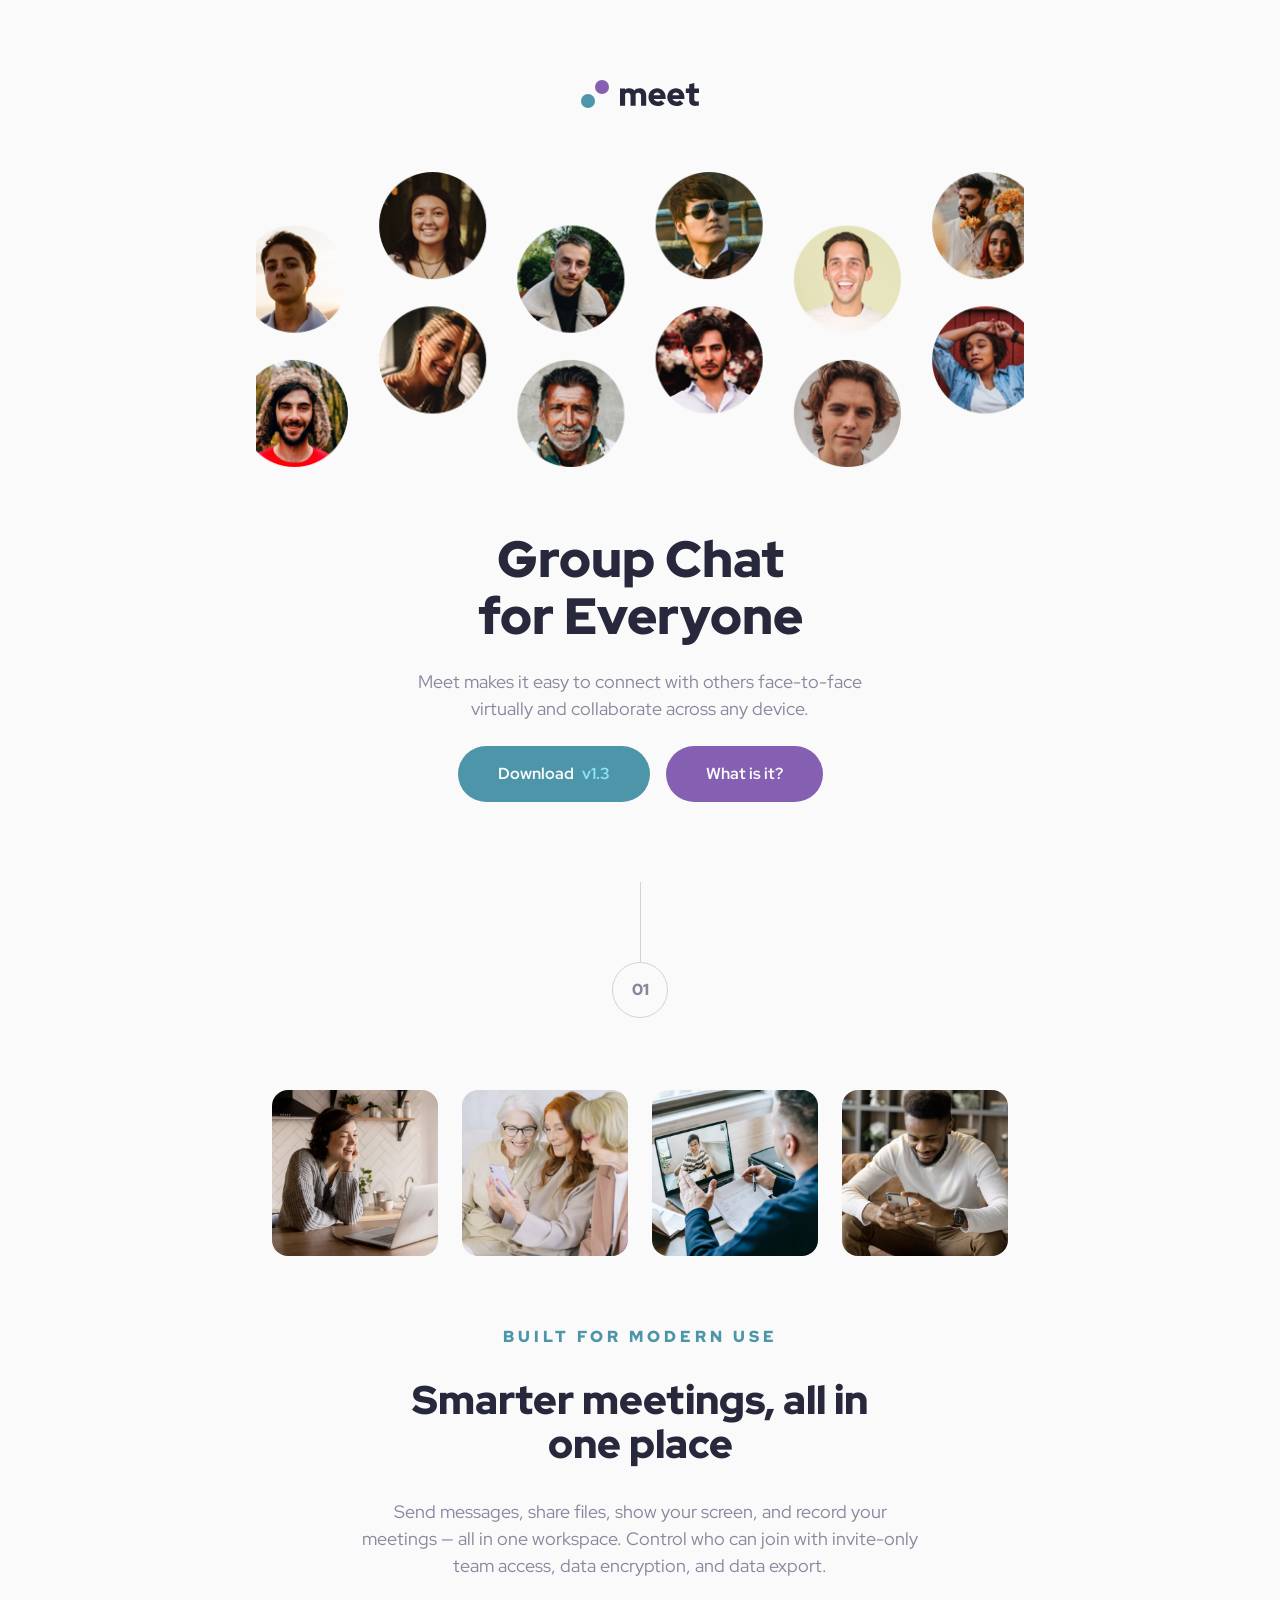
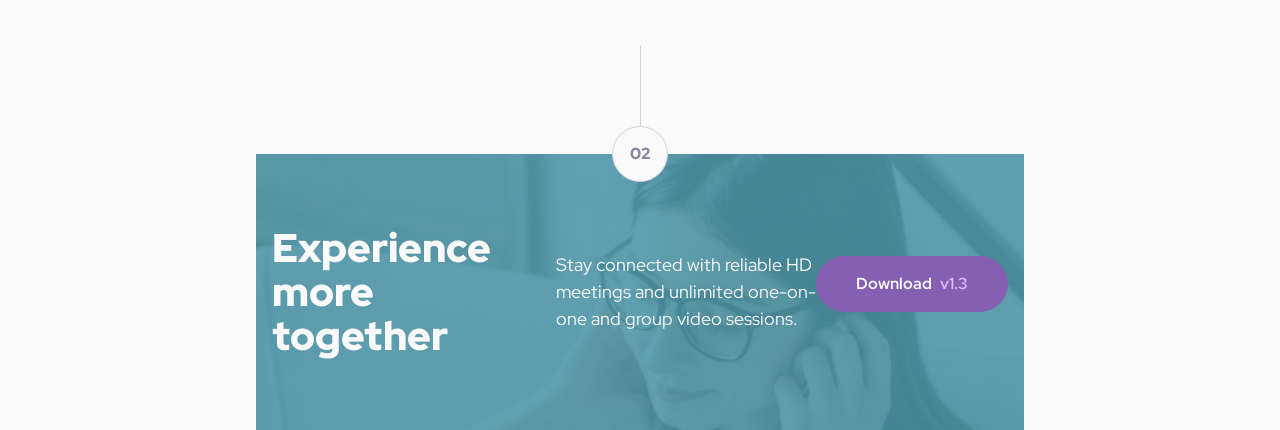
<file: index.html>
<!DOCTYPE html>
<html lang="en">
<head>
  <meta charset="UTF-8">
  <meta name="viewport" content="width=device-width, initial-scale=1.0">

  <link rel="icon" type="image/png" sizes="32x32" href="./assets/favicon-32x32.png">
  <link rel="preconnect" href="https://fonts.googleapis.com">
  <link rel="preconnect" href="https://fonts.gstatic.com" crossorigin>
  <link href="https://fonts.googleapis.com/css2?family=Red+Hat+Display:ital,wght@0,300..900;1,300..900&display=swap" rel="stylesheet">
  <link rel="stylesheet" href="./css/output.css">
  
  <title>Frontend Mentor | Meet landing page</title>
</head>
<body>
  <div class="container">
    <header>
      <img src="./assets/logo.svg" alt="Meet logo" class="logo">
    </header>
    <div class="hero"></div>
    <main>
      <section class="section-hero">
        <h1 class="text-preset-1">Group Chat for Everyone</h1>
        <p class="text-preset-4 top-bottom">Meet makes it easy to connect with others face-to-face virtually and collaborate across any device.</p>
        <div class="btn-group">
          <a class="text-preset-5" href="#" download="v1.3">Download <span>v1.3</span></a>
          <a class="text-preset-5" href="#">What is it?</a>
        </div>
      </section>
      <section class="section-main">
        <div class="number">
          <hr />
          <div class="digit text-preset-5">01</div>
        </div>
        <div class="gallery">
          <img src="./assets/desktop/image-woman-in-videocall.jpg" alt="woman in videocall" />
          <img src="./assets/desktop/image-women-videochatting.jpg" alt="women videochatting" />
          <img src="./assets/desktop/image-men-in-meeting.jpg" alt="men in meeting" />
          <img src="./assets/desktop/image-man-texting.jpg" alt="man texting" />
        </div>
        <p class="text-preset-3">Built for modern use</p>
        <h2 class="text-preset-2 paragraph-title">Smarter meetings, all in one place</h2>
        <p class="text-preset-4 paragraph-content">Send messages, share files, show your screen, and record your meetings — all in one 
      workspace. Control who can join with invite-only team access, data encryption, and data export.</p> 
      </section>
    </main>
    <footer>
      <div class="number">
        <hr />
        <div class="digit text-preset-5">02</div>
      </div>
      <h2 class="text-preset-2">Experience more together</h2>
      <p class="text-preset-4">Stay connected with reliable HD meetings and unlimited one-on-one and group video sessions.</p>
      <a class="text-preset-5" href="#" download="v1.3">Download <span>v1.3</span></a>
    </footer>
  </div>
</body>
</html>
</file>
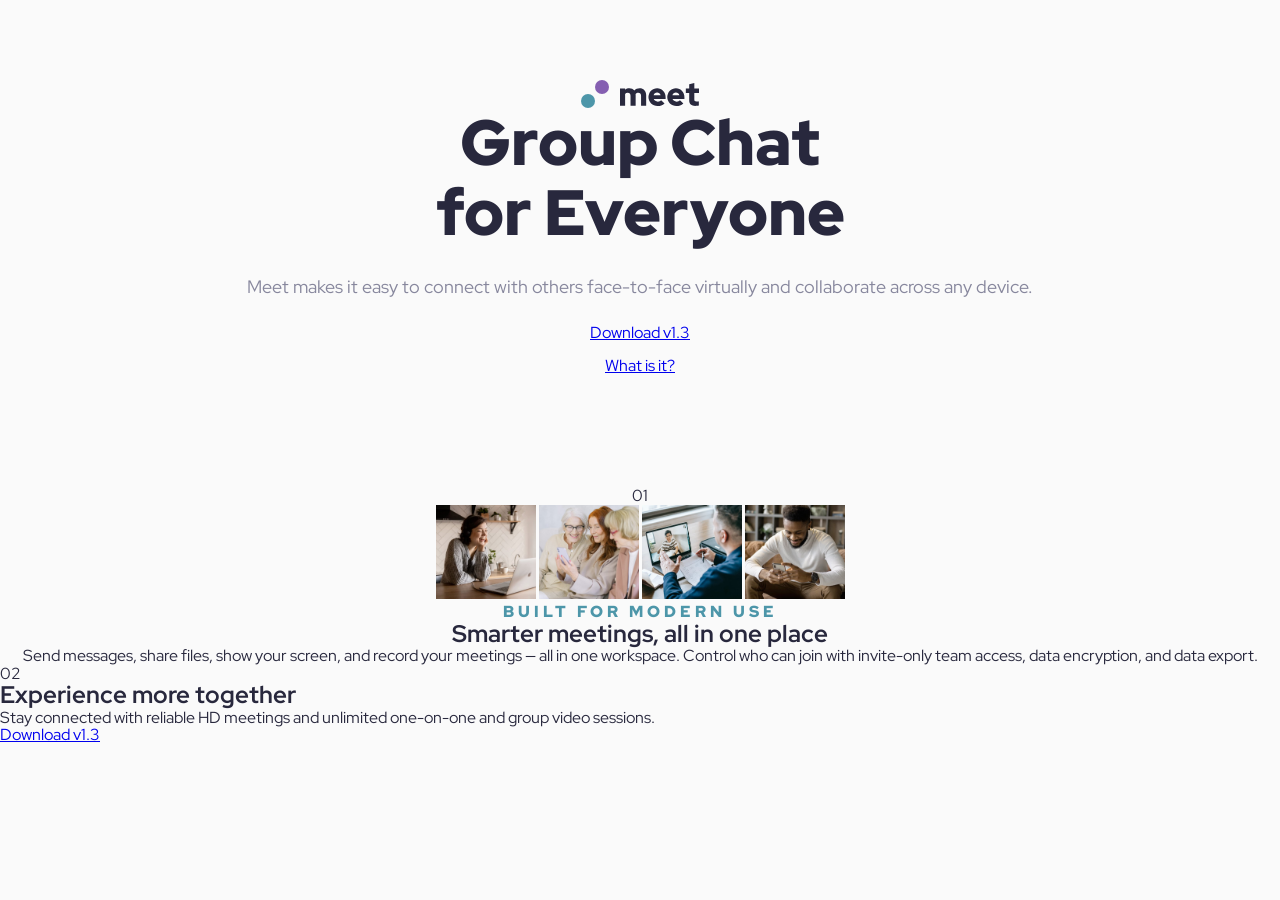
<file: starter-code/index.html>
<!DOCTYPE html>
<html lang="en">
<head>
  <meta charset="UTF-8">
  <meta name="viewport" content="width=device-width, initial-scale=1.0">

  <link rel="icon" type="image/png" sizes="32x32" href="./assets/favicon-32x32.png">
  <link rel="preconnect" href="https://fonts.googleapis.com">
  <link rel="preconnect" href="https://fonts.gstatic.com" crossorigin>
  <link href="https://fonts.googleapis.com/css2?family=Red+Hat+Display:ital,wght@0,300..900;1,300..900&display=swap" rel="stylesheet">
  <link rel="stylesheet" href="./css/output.css">
  
  <title>Frontend Mentor | Meet landing page</title>
</head>
<body>
  <header>
    <img src="./assets/logo.svg" alt="Meet logo" class="logo">
  </header>
  <div class="hero"></div>
  <main>
    <section class="section-hero">
      <h1 class="text-preset-1">Group Chat for Everyone</h1>
      <p class="text-preset-4 top-bottom">Meet makes it easy to connect with others face-to-face virtually and collaborate across any device.</p>
      <div class="btn-group">
        <a href="#" download="v1.3">Download <span>v1.3</span></a>
        <a href="#">What is it?</a>
      </div>
    </section>
    <section>
      <div class="number">
        <span class="line"></span>
        <span class="digit">01</span>
      </div>
      <div class="gallery">
        <img src="./assets/desktop/image-woman-in-videocall.jpg" alt="woman in videocall" />
        <img src="./assets/desktop/image-women-videochatting.jpg" alt="women videochatting" />
        <img src="./assets/desktop/image-men-in-meeting.jpg" alt="men in meeting" />
        <img src="./assets/desktop/image-man-texting.jpg" alt="man texting" />
      </div>
      <p class="text-preset-3">Built for modern use</p>
      <h2>Smarter meetings, all in one place</h2>
      <p>Send messages, share files, show your screen, and record your meetings — all in one 
     workspace. Control who can join with invite-only team access, data encryption, and data export.</p> 
    </section>
  </main>
  <footer>
    <div class="number">
      <span class="line"></span>
      <span class="digit">02</span>
    </div>
    <h2>Experience more together</h2>
    <p>Stay connected with reliable HD meetings and unlimited one-on-one and group video sessions.</p>
    <a href="#" download="v1.3">Download <span>v1.3</span></a>
  </footer>
</body>
</html>
</file>
<file: css/output.css>
.text-preset-1 {
  font-size: clamp(2.5rem, 4vw, 4rem);
  line-height: 1.1;
  font-weight: 900;
  width: 10ch;
  text-align: center;
}

.text-preset-2 {
  font-size: clamp(2rem, 4vw, 2.5rem);
  font-weight: 900;
  line-height: 1.1;
  text-align: center;
}

.text-preset-3 {
  font-size: clamp(0.75rem, 4vw, 1rem);
  font-weight: 900;
  line-height: 1.1;
  letter-spacing: 0.25rem;
  color: #4D96A9;
  text-transform: uppercase;
  text-align: center;
}

.text-preset-4 {
  font-size: clamp(1rem, 5vw, 1.125rem);
  line-height: 1.5;
  text-align: center;
  color: #87879D;
}

.text-preset-5 {
  font-size: 1rem;
  line-height: 1.5;
  font-weight: 700;
  font-weight: 700;
  text-align: center;
}

*,
*::before,
*::after {
  margin: 0;
  padding: 0;
  box-sizing: border-box;
}

body {
  font-family: "Red Hat Display", sans-serif;
  line-height: 1.1;
  color: #28283D;
  background-color: #FAFAFA;
  min-height: 100vh;
  overflow-x: hidden;
  display: grid;
  place-items: center;
}
body .container {
  max-width: 375px;
}
@media only screen and (width >= 768px) {
  body .container {
    max-width: 768px;
  }
}
@media only screen and (width >= 1440px) {
  body .container {
    max-width: 1440px;
  }
}
body .container h1 {
  margin-bottom: 1.5rem;
}
body .container a {
  padding: 1rem 2.5rem;
  text-decoration: none;
  color: #FAFAFA;
  border-radius: 2.5rem;
  display: flex;
  gap: 0.5rem;
}
body .container .number {
  display: flex;
  flex-direction: column;
  align-items: center;
  justify-content: center;
}
body .container .number hr {
  width: 1px;
  height: 5rem;
  background-color: #D1D1DF;
  border: none;
}
body .container .number .digit {
  font-weight: 900;
  color: #87879D;
  border: 1px solid #D1D1DF;
  width: 3.5rem;
  aspect-ratio: 1/1;
  border-radius: 50%;
  display: flex;
  justify-content: center;
  align-items: center;
  background: #FAFAFA;
}

body header {
  display: flex;
  justify-content: center;
  align-items: flex-end;
  height: clamp(76px, 10vw, 108px);
}
@media only screen and (width >= 1440px) {
  body header {
    margin-bottom: 4.5rem;
  }
}
body .hero {
  width: 100%;
  aspect-ratio: 2.4/1;
  overflow: hidden;
  position: relative;
  margin-block: 4rem;
}
body .hero::before {
  content: "";
  position: absolute;
  top: 0;
  left: -1.7rem;
  right: -1.7rem;
  height: 100%;
  background: url("../assets/tablet/image-hero.png") no-repeat center/cover;
}
@media only screen and (width >= 768px) {
  body .hero::before {
    left: 0;
    right: 0;
  }
}
@media only screen and (width >= 768px) {
  body .hero {
    aspect-ratio: 2.6/1;
  }
}
@media only screen and (width >= 1440px) {
  body .hero {
    display: none;
  }
}
body main {
  padding-inline: 1rem;
  margin-bottom: 7rem;
}
body main img {
  width: 100px;
}
body main section {
  display: flex;
  flex-direction: column;
  align-items: center;
}
body main section.section-hero {
  margin-bottom: 5rem;
  position: relative;
}
@media only screen and (width >= 768px) {
  body main section.section-hero p {
    max-width: 40ch;
  }
}
@media only screen and (width >= 1440px) {
  body main section.section-hero p {
    width: 35ch;
  }
  body main section.section-hero:before {
    content: url("../assets/desktop/image-hero-left.png") "";
    position: absolute;
    top: -3rem;
    left: -3rem;
  }
  body main section.section-hero:after {
    content: url("../assets/desktop/image-hero-right.png") "";
    position: absolute;
    top: 3rem;
    right: -3rem;
  }
}
body main section.section-hero div.btn-group {
  display: flex;
  flex-direction: column;
  align-items: center;
  gap: 1rem;
  margin-top: 1.5rem;
}
@media only screen and (width >= 768px) {
  body main section.section-hero div.btn-group {
    flex-direction: row;
  }
}
body main section.section-hero div.btn-group a {
  background: #855FB1;
}
body main section.section-hero div.btn-group a:hover, body main section.section-hero div.btn-group a:focus, body main section.section-hero div.btn-group a:active {
  background: #b188dd;
}
body main section.section-hero div.btn-group a[download] {
  background: #4D96A9;
}
body main section.section-hero div.btn-group a[download]:hover, body main section.section-hero div.btn-group a[download]:focus, body main section.section-hero div.btn-group a[download]:active {
  background: #71c0d4;
}
body main section.section-hero div.btn-group a span {
  color: #8FE3F9;
}
body main section.section-main .gallery {
  padding-block: 4.5rem;
  display: grid;
  grid-template-columns: repeat(2, 1fr);
  gap: 1.5rem;
}
body main section.section-main .gallery img {
  width: 100%;
  aspect-ratio: 1/1;
  border-radius: 1rem;
  object-fit: cover;
}
@media only screen and (width >= 768px) {
  body main section.section-main .gallery {
    grid-template-columns: repeat(4, 1fr);
  }
}
body main section.section-main .paragraph-title {
  padding-block: 2rem;
  max-width: 14ch;
}
@media (width >= 768px) {
  body main section.section-main .paragraph-title {
    max-width: 18ch;
  }
}
@media (width >= 1440px) {
  body main section.section-main .paragraph-title {
    max-width: 16ch;
  }
}
@media screen and (width >= 768px) {
  body main section.section-main .paragraph-content {
    width: 47ch;
  }
}
@media screen and (width >= 1440px) {
  body main section.section-main .paragraph-content {
    width: 45ch;
  }
}
body footer {
  position: relative;
  margin-top: 175px;
  background: rgba(77, 151, 169, 0.8705882353);
  color: #FAFAFA;
  padding: 4.5rem 1rem;
  display: flex;
  flex-direction: column;
  align-items: center;
  justify-content: center;
}
body footer:after {
  content: "";
  background: url("../assets/mobile/image-footer.jpg") no-repeat;
  background-size: 100%;
  position: absolute;
  top: 0;
  left: 0;
  min-width: 100%;
  bottom: 0 !important;
  z-index: -1;
}
@media only screen and (width >= 768x) {
  body footer:after {
    background: url("../assets/tablet/image-footer.jpg") no-repeat;
  }
}
@media only screen and (width >= 1440px) {
  body footer:after {
    background: url("../assets/desktop/image-footer.jpg") no-repeat;
  }
}
body footer .number {
  position: absolute;
  top: -6.75rem;
  left: 0;
  right: 0;
  text-align: center;
  font-size: 1rem;
  font-weight: 400;
  color: #D1D1DF;
}
body footer a[download] {
  background: #855FB1;
  width: max-content;
  color: #FAFAFA;
}
body footer a[download]:hover, body footer a[download]:focus, body footer a[download]:active {
  background: #b188dd;
}
body footer a[download] span {
  color: #D9B8FF;
}
body footer p {
  color: #FAFAFA !important;
  margin-block: 1.5rem;
}
@media only screen and (width >= 768px) {
  body footer p {
    width: 47ch;
  }
}
@media only screen and (width >= 1200px) {
  body footer {
    flex-direction: row;
    justify-content: space-around;
  }
  body footer h2 {
    width: 14ch;
    text-align: left !important;
  }
  body footer p {
    width: 30ch;
    text-align: left !important;
  }
  body footer a {
    margin-top: -1rem;
  }
}

/*# sourceMappingURL=output.css.map */
</file>
<file: starter-code/css/output.css>
.text-preset-1 {
  font-size: clamp(2.5rem, 5vw, 4rem);
  line-height: 1.1;
  font-weight: 900;
  width: 10ch;
  text-align: center;
}

.text-preset-2 {
  font-size: 2.5rem;
  line-height: 1.1;
  text-align: center;
}

.text-preset-3 {
  font-size: 1rem;
  font-weight: 900;
  line-height: 1.1;
  letter-spacing: 0.25rem;
  color: #4D96A9;
  text-transform: uppercase;
  text-align: center;
}

.text-preset-4 {
  font-size: 1.125rem;
  line-height: 1.5;
  text-align: center;
  color: #87879D;
}

.text-preset-5 {
  font-size: 1rem;
  line-height: 1.5;
  font-weight: 700;
  font-weight: 700;
  text-align: center;
}

*,
*::before,
*::after {
  margin: 0;
  padding: 0;
  box-sizing: border-box;
}

body {
  font-family: "Red Hat Display", sans-serif;
  line-height: 1.1;
  color: #28283D;
  background-color: #FAFAFA;
  min-height: 100vh;
}
body h1 {
  margin-bottom: 1.5rem;
}

body header {
  display: flex;
  justify-content: center;
  align-items: flex-end;
  height: clamp(76px, 10vw, 108px);
}
body .hero {
  width: 100%;
  aspect-ratio: 2.4/1;
  overflow: hidden;
  position: relative;
  margin-block: 4rem;
}
body .hero::before {
  content: "";
  position: absolute;
  top: 0;
  left: -1.7rem;
  right: -1.7rem;
  height: 100%;
  background: url("../assets/tablet/image-hero.png") no-repeat center/cover;
}
@media only screen and (min-width: 550px) {
  body .hero::before {
    left: 0;
    right: 0;
  }
}
@media only screen and (min-width: 550px) {
  body .hero {
    aspect-ratio: 2.6/1;
  }
}
@media only screen and (min-width: 1260px) {
  body .hero {
    display: none;
  }
}
body main {
  padding-inline: 1rem;
}
body main img {
  width: 100px;
}
body main section {
  display: flex;
  flex-direction: column;
  align-items: center;
}
body main section.section-hero {
  margin-bottom: 7rem;
}
body main section.section-hero div.btn-group {
  display: flex;
  flex-direction: column;
  align-items: center;
  gap: 1rem;
  margin-top: 1.5rem;
}

/*# sourceMappingURL=output.css.map */
</file>
